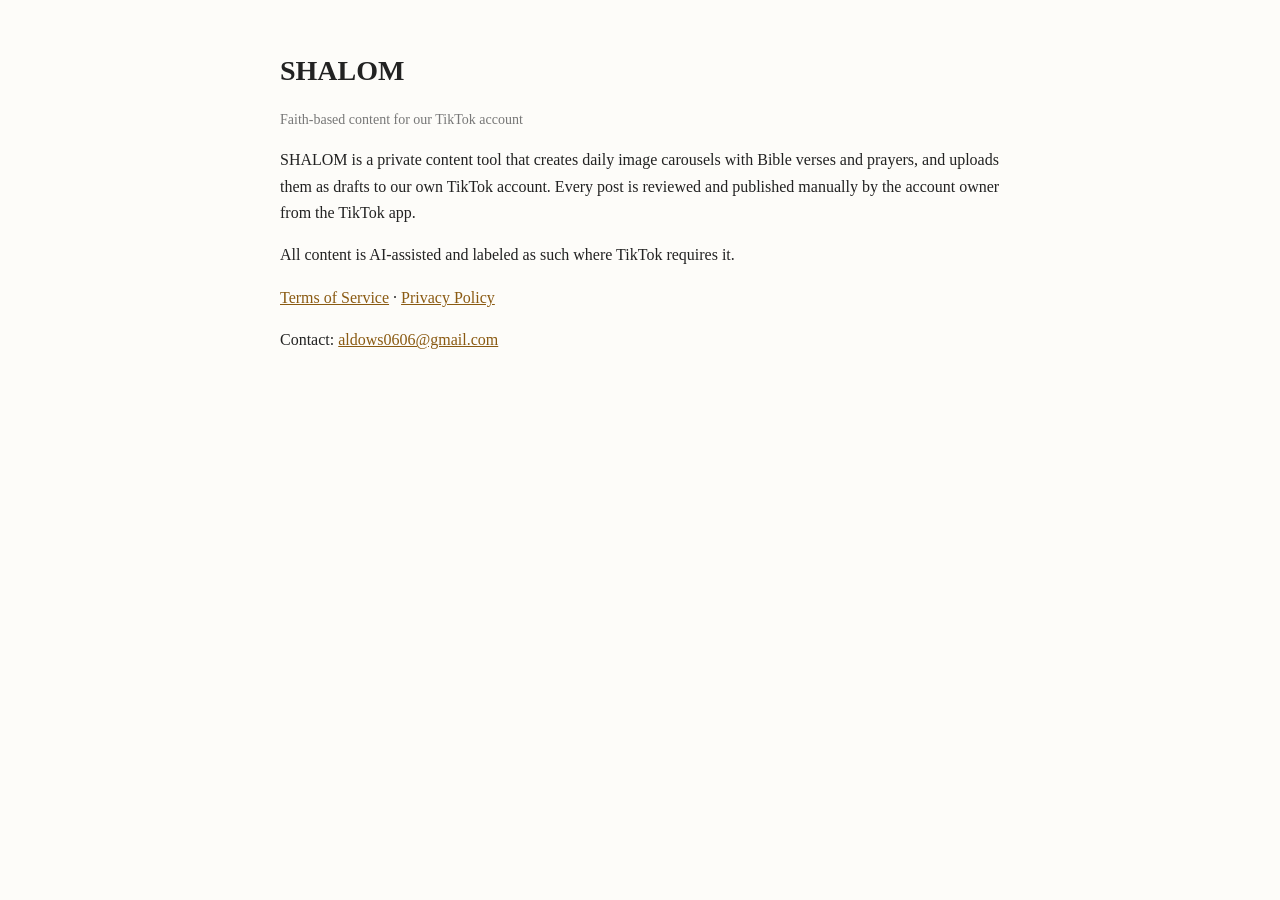
<file: index.html>
<!doctype html><html lang="en"><head><meta charset="utf-8"><meta name="viewport" content="width=device-width,initial-scale=1"><title>SHALOM</title><link rel="stylesheet" href="style.css"></head><body>
<h1>SHALOM</h1><p class="d">Faith-based content for our TikTok account</p>
<p>SHALOM is a private content tool that creates daily image carousels with Bible verses and prayers, and uploads them as drafts to our own TikTok account. Every post is reviewed and published manually by the account owner from the TikTok app.</p>
<p>All content is AI-assisted and labeled as such where TikTok requires it.</p>
<p><a href="terms.html">Terms of Service</a> · <a href="privacy.html">Privacy Policy</a></p>
<p>Contact: <a href="mailto:aldows0606@gmail.com">aldows0606@gmail.com</a></p>
</body></html>
</file>
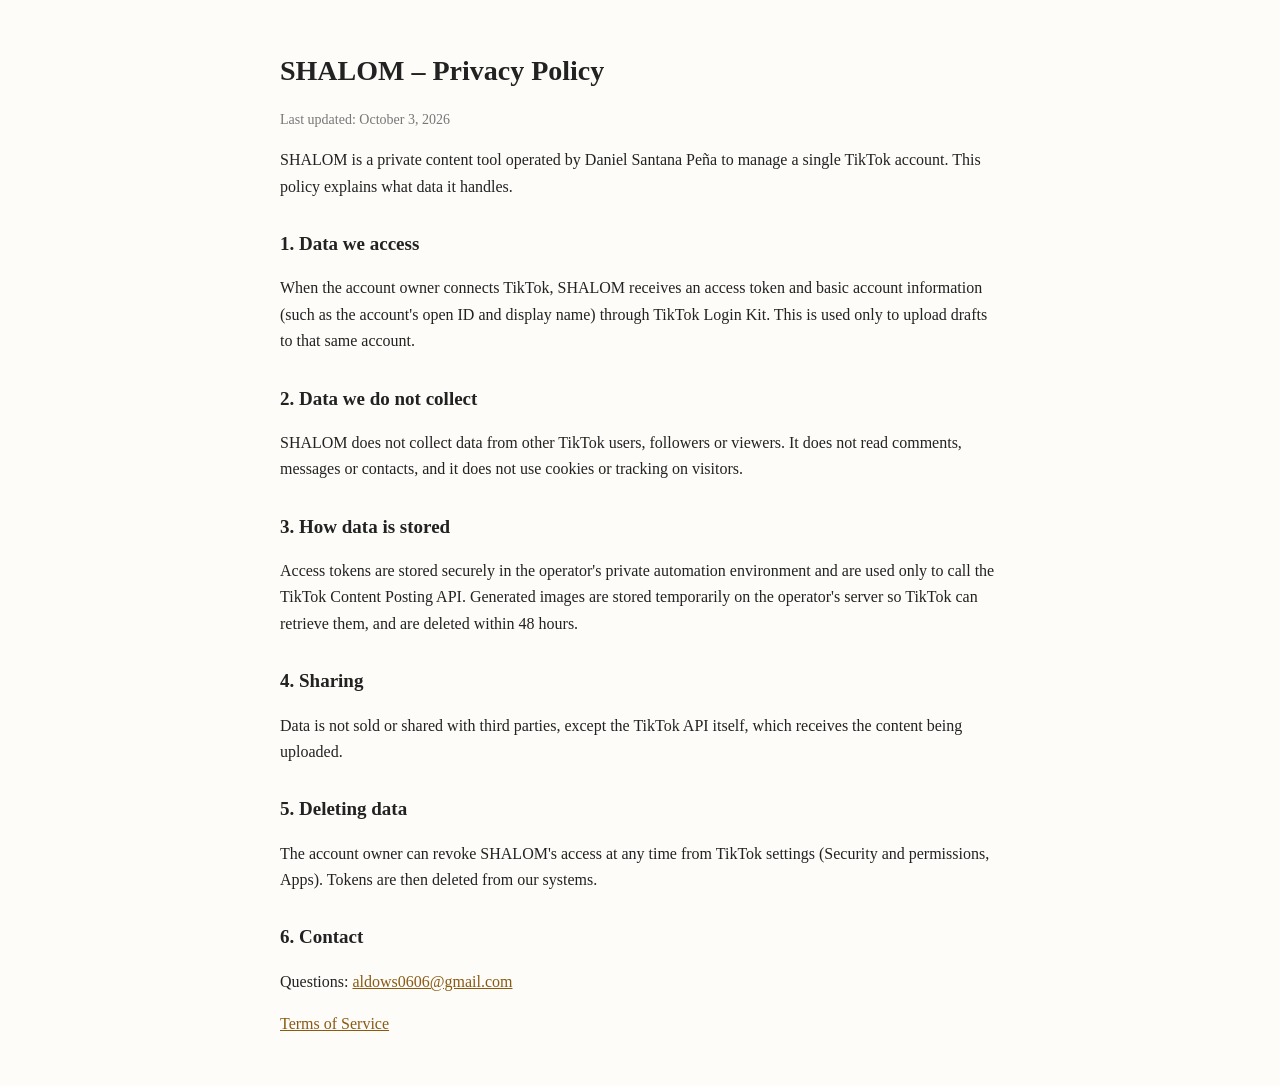
<file: privacy.html>
<!doctype html><html lang="en"><head><meta charset="utf-8"><meta name="viewport" content="width=device-width,initial-scale=1"><title>SHALOM – Privacy Policy</title><link rel="stylesheet" href="style.css"></head><body>
<h1>SHALOM – Privacy Policy</h1><p class="d">Last updated: October 3, 2026</p>
<p>SHALOM is a private content tool operated by Daniel Santana Peña to manage a single TikTok account. This policy explains what data it handles.</p>
<h2>1. Data we access</h2><p>When the account owner connects TikTok, SHALOM receives an access token and basic account information (such as the account's open ID and display name) through TikTok Login Kit. This is used only to upload drafts to that same account.</p>
<h2>2. Data we do not collect</h2><p>SHALOM does not collect data from other TikTok users, followers or viewers. It does not read comments, messages or contacts, and it does not use cookies or tracking on visitors.</p>
<h2>3. How data is stored</h2><p>Access tokens are stored securely in the operator's private automation environment and are used only to call the TikTok Content Posting API. Generated images are stored temporarily on the operator's server so TikTok can retrieve them, and are deleted within 48 hours.</p>
<h2>4. Sharing</h2><p>Data is not sold or shared with third parties, except the TikTok API itself, which receives the content being uploaded.</p>
<h2>5. Deleting data</h2><p>The account owner can revoke SHALOM's access at any time from TikTok settings (Security and permissions, Apps). Tokens are then deleted from our systems.</p>
<h2>6. Contact</h2><p>Questions: <a href="mailto:aldows0606@gmail.com">aldows0606@gmail.com</a></p>
<p><a href="terms.html">Terms of Service</a></p></body></html>
</file>
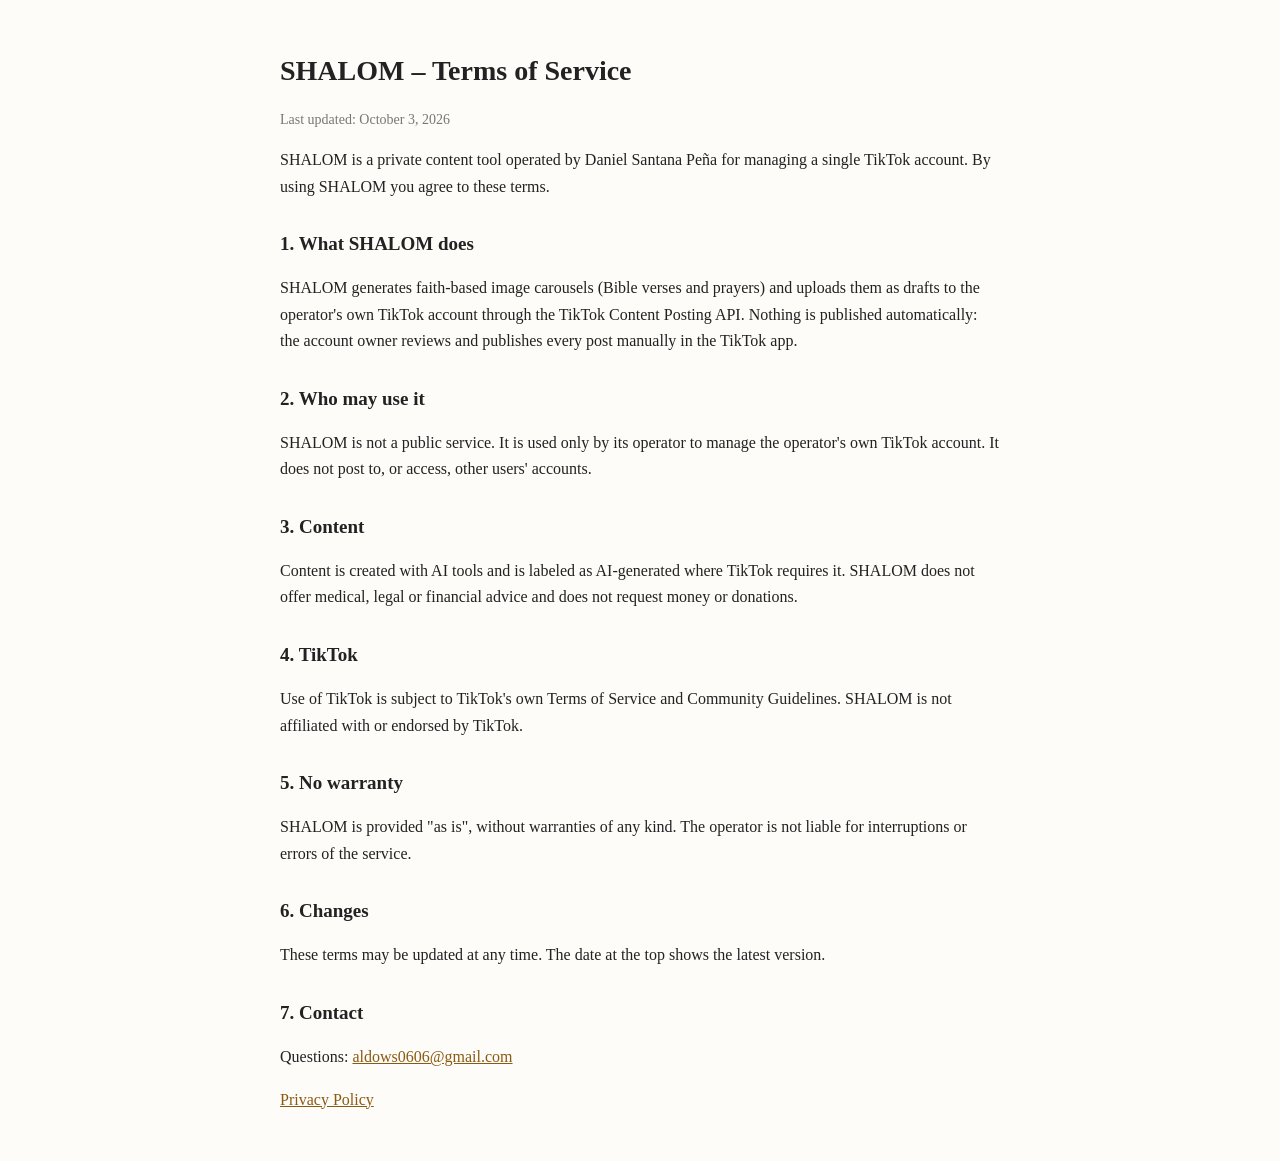
<file: terms.html>
<!doctype html><html lang="en"><head><meta charset="utf-8"><meta name="viewport" content="width=device-width,initial-scale=1"><title>SHALOM – Terms of Service</title><link rel="stylesheet" href="style.css"></head><body>
<h1>SHALOM – Terms of Service</h1><p class="d">Last updated: October 3, 2026</p>
<p>SHALOM is a private content tool operated by Daniel Santana Peña for managing a single TikTok account. By using SHALOM you agree to these terms.</p>
<h2>1. What SHALOM does</h2><p>SHALOM generates faith-based image carousels (Bible verses and prayers) and uploads them as drafts to the operator's own TikTok account through the TikTok Content Posting API. Nothing is published automatically: the account owner reviews and publishes every post manually in the TikTok app.</p>
<h2>2. Who may use it</h2><p>SHALOM is not a public service. It is used only by its operator to manage the operator's own TikTok account. It does not post to, or access, other users' accounts.</p>
<h2>3. Content</h2><p>Content is created with AI tools and is labeled as AI-generated where TikTok requires it. SHALOM does not offer medical, legal or financial advice and does not request money or donations.</p>
<h2>4. TikTok</h2><p>Use of TikTok is subject to TikTok's own Terms of Service and Community Guidelines. SHALOM is not affiliated with or endorsed by TikTok.</p>
<h2>5. No warranty</h2><p>SHALOM is provided "as is", without warranties of any kind. The operator is not liable for interruptions or errors of the service.</p>
<h2>6. Changes</h2><p>These terms may be updated at any time. The date at the top shows the latest version.</p>
<h2>7. Contact</h2><p>Questions: <a href="mailto:aldows0606@gmail.com">aldows0606@gmail.com</a></p>
<p><a href="privacy.html">Privacy Policy</a></p></body></html>
</file>
<file: style.css>
body{font-family:Georgia,"Times New Roman",serif;max-width:720px;margin:48px auto;padding:0 20px;line-height:1.65;color:#222;background:#fdfcf9}
h1{font-size:28px;margin-bottom:4px}h2{font-size:19px;margin-top:28px}.d{color:#777;font-size:14px}a{color:#8a5a12}
</file>
